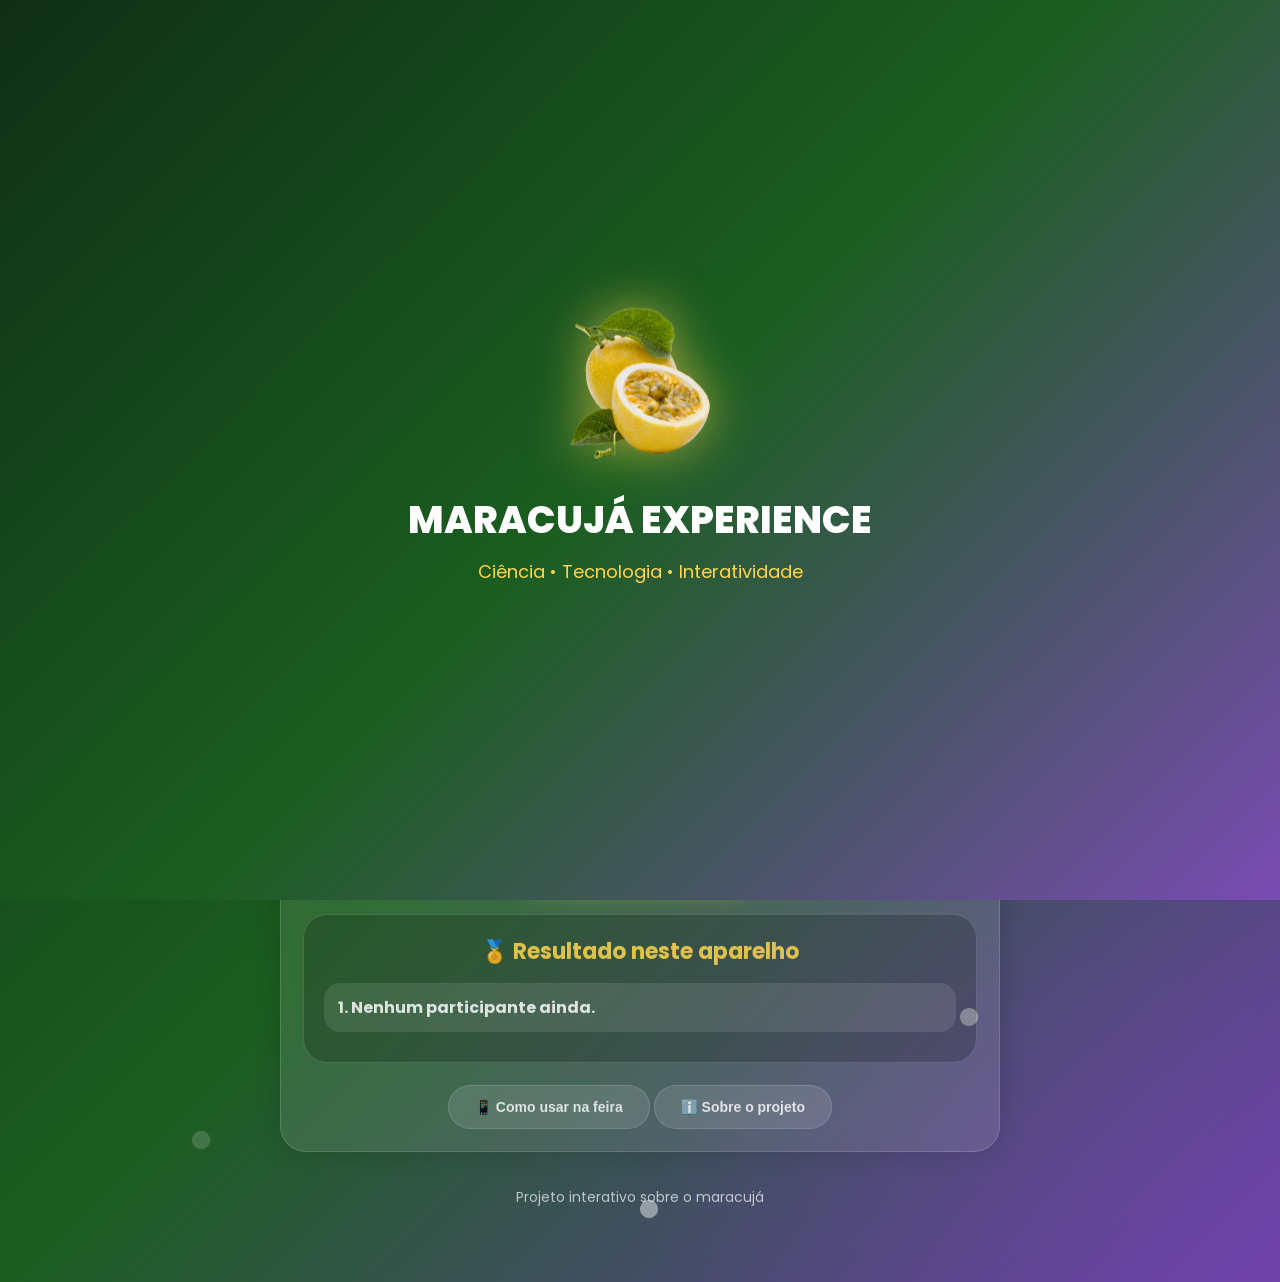
<file: index.html>
<!DOCTYPE html>
<html lang="pt-BR">
<head>
  <meta charset="UTF-8">
  <meta name="viewport" content="width=device-width, initial-scale=1.0">

  <meta http-equiv="refresh" content="0; url=v2/index.html">

  <title>Maracujá Experience</title>
</head>
<body>
  <p>Redirecionando para o Maracujá Experience...</p>
</body>
</html>
</file>
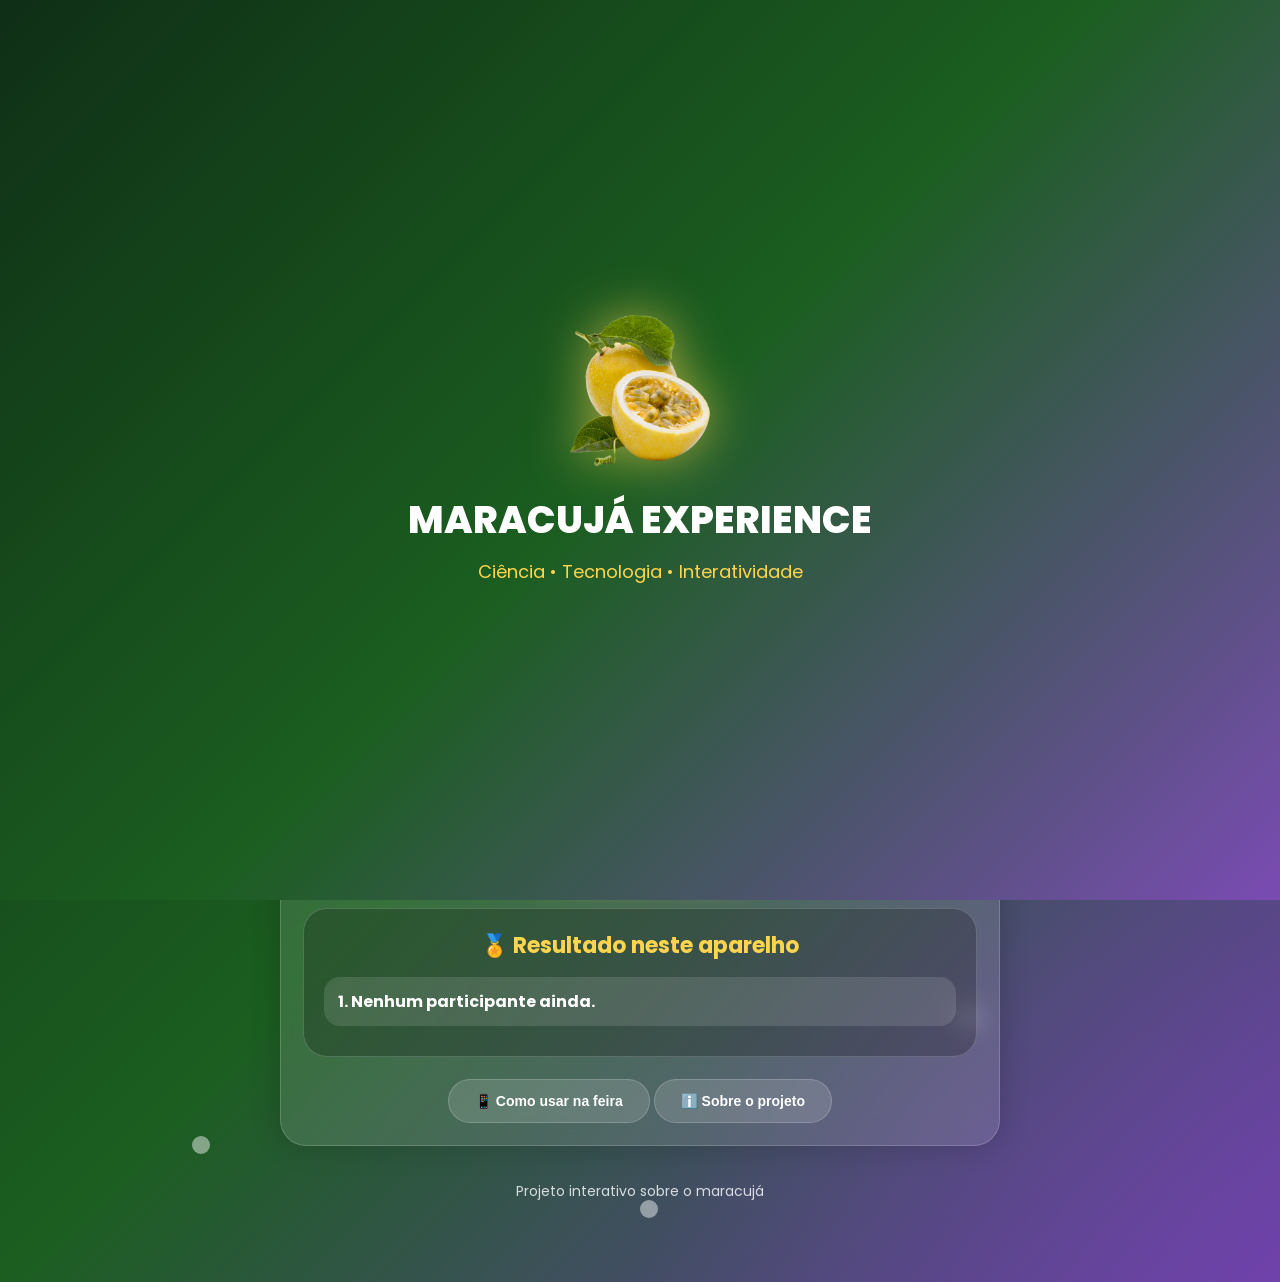
<file: v2/index.html>
<!DOCTYPE html>
<html lang="pt-BR">
<head>
  <meta charset="UTF-8">
  <meta name="viewport" content="width=device-width, initial-scale=1.0">
  <title>Maracujá Experience</title>

  <link rel="preconnect" href="https://fonts.googleapis.com">
  <link rel="preconnect" href="https://fonts.gstatic.com" crossorigin>
  <link href="https://fonts.googleapis.com/css2?family=Poppins:wght@300;400;500;600;700;800&display=swap" rel="stylesheet">

  <link rel="stylesheet" href="css/style.css">
</head>

<body>

  <div id="splash">
    <img src="assets/logo/images/maracuja.png" class="logoSplash" alt="Maracujá">
    <h1>Maracujá Experience</h1>
    <p>Ciência • Tecnologia • Interatividade</p>
  </div>

  <section class="inicio">
    <div class="particula p1"></div>
    <div class="particula p2"></div>
    <div class="particula p3"></div>

    <div class="conteudo">
      <img class="logo-principal" src="assets/logo/images/maracuja.png" alt="Maracujá">

      <p class="subtitulo">Feira de Ciências 2026</p>

      <h1>Maracujá Experience</h1>

      <h2>Ciência • Tecnologia • Interatividade</h2>

      <p class="descricao">
        Explore o maracujá de forma interativa com realidade aumentada,
        conteúdos educativos, quiz e certificado.
      </p>

        <div class="menu-principal">

  <button class="botao botao-ar" onclick="marcarEtapa('viuAR'); iniciarExperiencia()">
    🍈 Iniciar AR
  </button>

  <a href="pages/aprender.html" class="botao" onclick="marcarEtapa('aprendeu')">
    📚 Aprender
  </a>

  <a href="pages/quiz.html" class="botao">
    🧠 Quiz
  </a>

  <a href="pages/certificado.html" class="botao">
    🏆 Certificado
  </a>

</div>

      <div class="passaporte">
  <h3>🎟️ Passaporte da Experiência</h3>

  <div class="etapas-passaporte">
    <div class="selo" id="seloAprender">📚<span>Aprender</span></div>
    <div class="selo" id="seloAR">📷<span>AR</span></div>
    <div class="selo" id="seloQuiz">🧠<span>Quiz</span></div>
    <div class="selo" id="seloCertificado">🏆<span>Certificado</span></div>
  </div>

  <p id="textoProgresso">Comece sua jornada pelo maracujá.</p>
  <button id="botaoContinuar" class="botao-continuar" onclick="continuarExperiencia()">
  Continuar Experiência
</button>
<div id="conquistaFinal" class="conquista-final">
  <h3>🎉 Experiência completa!</h3>
  <p>
    Parabéns! Você concluiu todas as etapas do Maracujá Experience.
  </p>
  <span>🍈 Certificado liberado com sucesso!</span>
</div>
<div class="ranking-feira">
  <h3>🏅 Resultado neste aparelho</h3>

  <ol id="listaRanking">
    <li>Nenhum resultado ainda.</li>
  </ol>

 
</div>

<button class="botao-ajuda-feira" onclick="abrirModoFeira()">
  📱 Como usar na feira
</button>
<button class="botao-sobre-projeto" onclick="abrirSobreProjeto()">
  ℹ️ Sobre o projeto
</button>

</div> <p class="rodape-inicio">
        Projeto interativo sobre o maracujá
      </p>
    </div>
  </section>

<div id="modalFeira" class="modal-feira">
  <div class="modal-feira-card">

    <button class="fechar-modal" onclick="fecharModoFeira()">×</button>

    <h2>📱 Como usar na feira</h2>

    <div class="passos-feira">

      <div class="passo-feira">
        <span>1</span>
        <p>Escaneie o QR Code no seu celular.</p>
      </div>

      <div class="passo-feira">
        <span>2</span>
        <p>Toque em <strong>Continuar Experiência</strong>.</p>
      </div>

      <div class="passo-feira">
        <span>3</span>
        <p>Permita o uso da câmera quando o navegador pedir.</p>
      </div>

      <div class="passo-feira">
        <span>4</span>
        <p>Aponte a câmera para o marcador de realidade aumentada.</p>
      </div>

      <div class="passo-feira">
        <span>5</span>
        <p>Faça o quiz e gere seu certificado no final.</p>
      </div>

    </div>
<a href="pages/marcador.html" class="botao-marcador-modal">
  🖨️ Ver marcador AR
</a>
    <button class="botao-entendi" onclick="fecharModoFeira()">
      Entendi
    </button>

  </div>
</div>
<div id="modalSobreProjeto" class="modal-feira">
  <div class="modal-feira-card">

    <button class="fechar-modal" onclick="fecharSobreProjeto()">×</button>

    <h2>ℹ️ Sobre o Projeto</h2>

    <div class="sobre-projeto-texto">

      <p>
        O <strong>Maracujá Experience</strong> é um projeto interativo desenvolvido
        para a Feira de Ciências 2026.
      </p>

      <p>
        Ele apresenta informações sobre o maracujá usando tecnologia, realidade
        aumentada, quiz educativo, passaporte digital e certificado de participação.
      </p>

      <div class="topicos-projeto">
        <p>🍈 Tema: Maracujá</p>
        <p>📚 Área: Ciências e Tecnologia</p>
        <p>📷 Recurso: Realidade Aumentada</p>
        <p>🧠 Atividade: Quiz Interativo</p>
        <p>🏆 Finalização: Certificado Digital</p>
      </div>

      <p>
        O objetivo é tornar o aprendizado mais dinâmico, visual e participativo,
        aproximando os alunos do conteúdo científico por meio da tecnologia.
      </p>

    </div>

    <button class="botao-entendi" onclick="fecharSobreProjeto()">
      Entendi
    </button>

  </div>
</div>
  <audio id="audioBoasVindas" preload="auto">
    <source src="sounds/boas-vindas.mp3" type="audio/mpeg">
  </audio>

  <script src="js/app.js"></script>

</body>
</html>
</file>
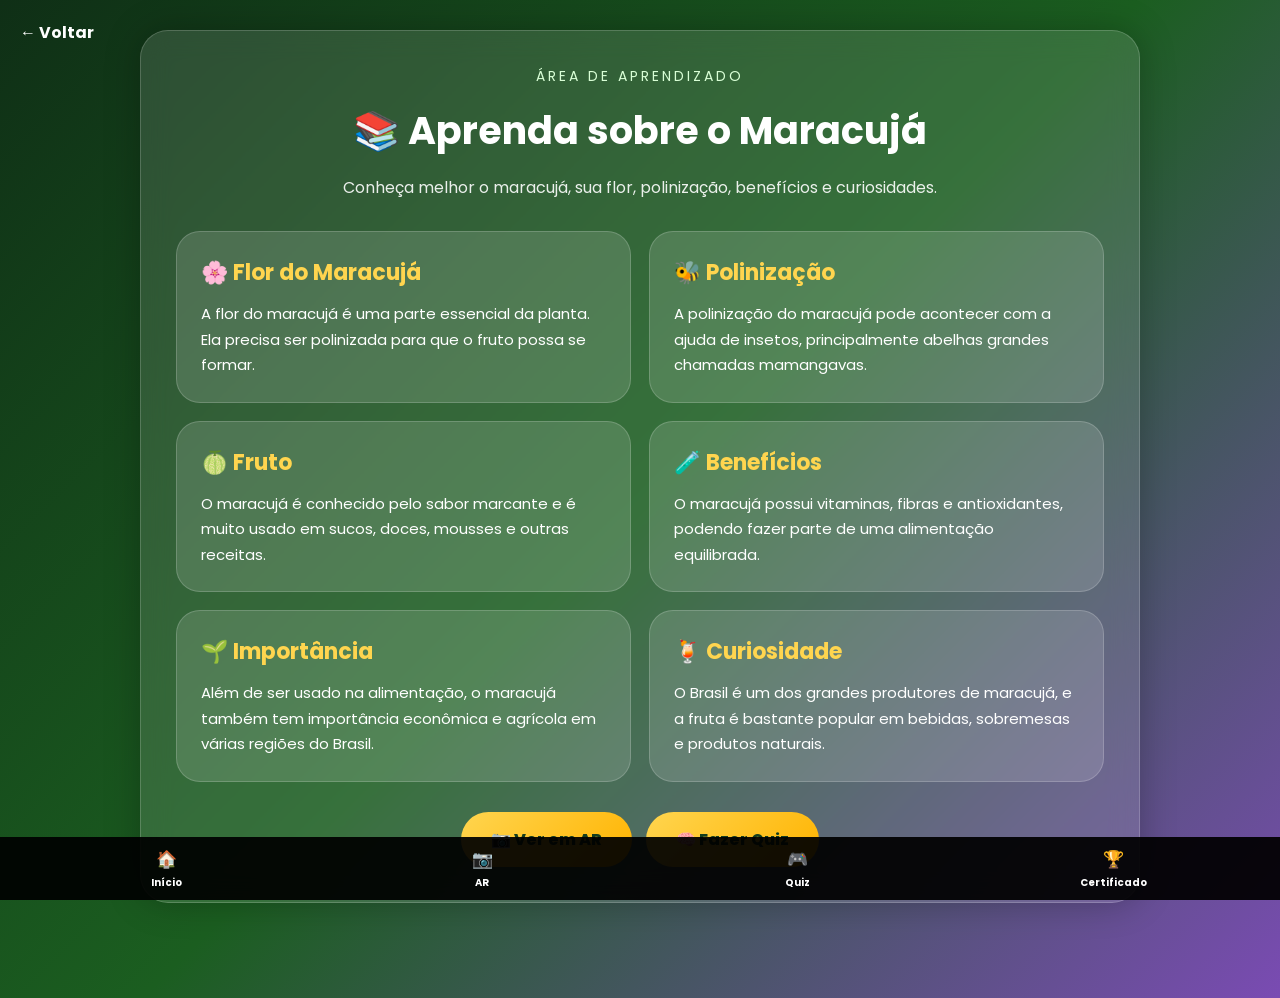
<file: v2/pages/aprender.html>
<!DOCTYPE html>
<html lang="pt-BR">
<head>
  <meta charset="UTF-8">
  <meta name="viewport" content="width=device-width, initial-scale=1.0">
  <title>Aprender - Maracujá Experience</title>

  <link rel="preconnect" href="https://fonts.googleapis.com">
  <link rel="preconnect" href="https://fonts.gstatic.com" crossorigin>
  <link href="https://fonts.googleapis.com/css2?family=Poppins:wght@300;400;500;600;700;800&display=swap" rel="stylesheet">

  <link rel="stylesheet" href="../css/quiz.css">
</head>

<body>

<section class="aprender-container">

  <a href="../index.html" class="voltar">← Voltar</a>

  <div class="aprender-box">

    <p class="etapa">Área de Aprendizado</p>

    <h1>📚 Aprenda sobre o Maracujá</h1>

    <p class="intro-aprender">
      Conheça melhor o maracujá, sua flor, polinização, benefícios e curiosidades.
    </p>

    <div class="cards-aprender">

      <div class="card-aprender">
        <h2>🌸 Flor do Maracujá</h2>
        <p>
          A flor do maracujá é uma parte essencial da planta. Ela precisa ser
          polinizada para que o fruto possa se formar.
        </p>
      </div>

      <div class="card-aprender">
        <h2>🐝 Polinização</h2>
        <p>
          A polinização do maracujá pode acontecer com a ajuda de insetos,
          principalmente abelhas grandes chamadas mamangavas.
        </p>
      </div>

      <div class="card-aprender">
        <h2>🍈 Fruto</h2>
        <p>
          O maracujá é conhecido pelo sabor marcante e é muito usado em sucos,
          doces, mousses e outras receitas.
        </p>
      </div>

      <div class="card-aprender">
        <h2>🧪 Benefícios</h2>
        <p>
          O maracujá possui vitaminas, fibras e antioxidantes, podendo fazer
          parte de uma alimentação equilibrada.
        </p>
      </div>

      <div class="card-aprender">
        <h2>🌱 Importância</h2>
        <p>
          Além de ser usado na alimentação, o maracujá também tem importância
          econômica e agrícola em várias regiões do Brasil.
        </p>
      </div>

      <div class="card-aprender">
        <h2>🍹 Curiosidade</h2>
        <p>
          O Brasil é um dos grandes produtores de maracujá, e a fruta é bastante
          popular em bebidas, sobremesas e produtos naturais.
        </p>
      </div>

    </div>

    <div class="botoes-aprender">
      <a href="camera.html">📷 Ver em AR</a>
      <a href="quiz.html">🧠 Fazer Quiz</a>
    </div>

  </div>

</section>

<nav class="bottom-nav">
  <a href="../index.html">🏠<span>Início</span></a>
  <a href="camera.html">📷<span>AR</span></a>
  <a href="quiz.html">🎮<span>Quiz</span></a>
  <a href="certificado.html">🏆<span>Certificado</span></a>
</nav>

<script>
  localStorage.setItem("aprendeu", "sim");
</script>
</body>
</html>
</file>
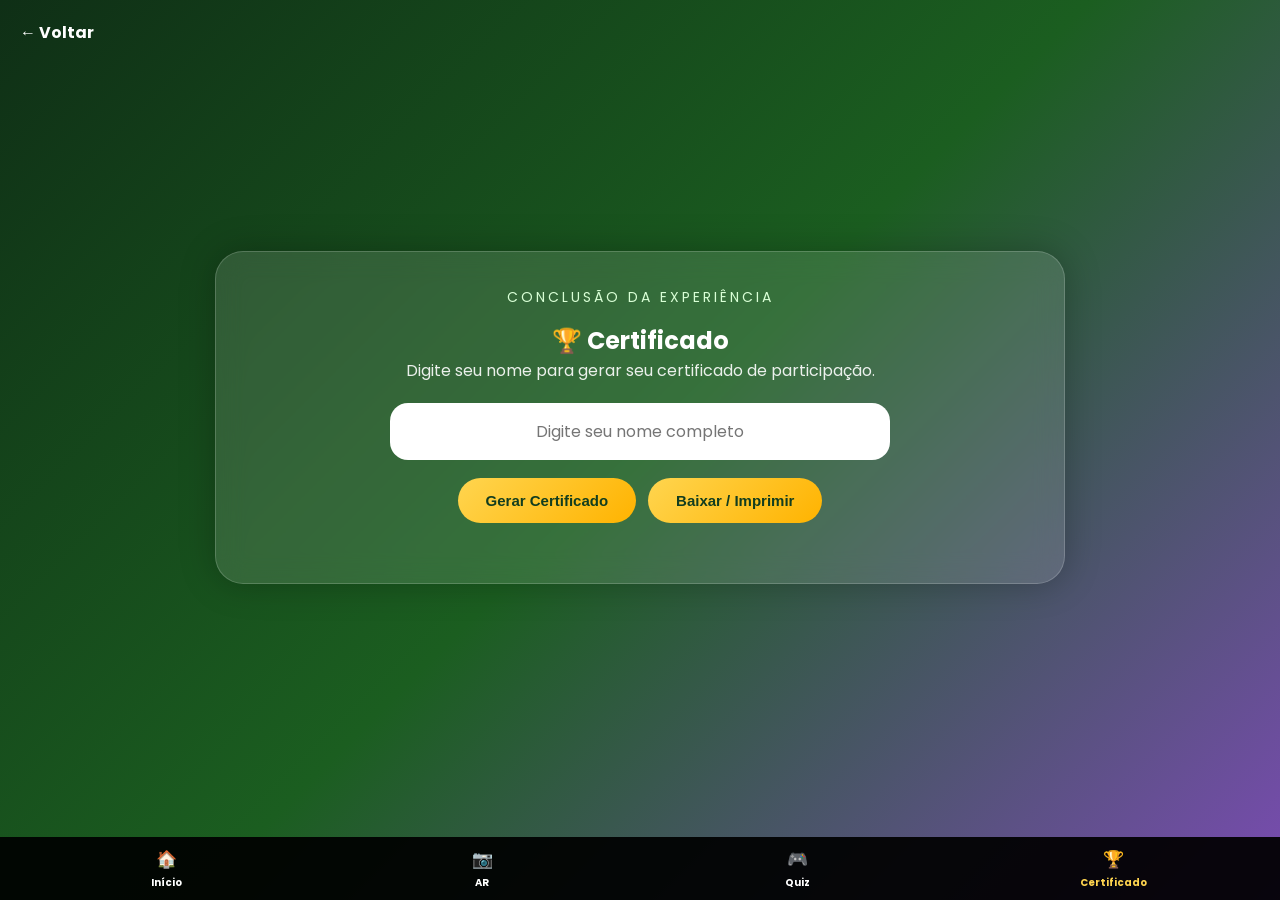
<file: v2/pages/certificado.html>
<!DOCTYPE html>
<html lang="pt-BR">
<head>
  <meta charset="UTF-8">
  <meta name="viewport" content="width=device-width, initial-scale=1.0">
  <title>Certificado Maracujá Experience</title>

  <link rel="preconnect" href="https://fonts.googleapis.com">
  <link rel="preconnect" href="https://fonts.gstatic.com" crossorigin>
  <link href="https://fonts.googleapis.com/css2?family=Poppins:wght@300;400;500;600;700;800&display=swap" rel="stylesheet">

  <link rel="stylesheet" href="../css/quiz.css">
</head>

<body>

<section class="certificado-container">

  <a href="../index.html" class="voltar">← Voltar</a>

  <div class="certificado-box">

    <p class="etapa">Conclusão da Experiência</p>

    <h1>🏆 Certificado</h1>

    <p class="texto-certificado">
      Digite seu nome para gerar seu certificado de participação.
    </p>

    <input type="text" id="nomeAluno" placeholder="Digite seu nome completo">

    <div class="botoes-certificado">
      <button onclick="gerarCertificado()">Gerar Certificado</button>
      <button onclick="baixarCertificado()">Baixar / Imprimir</button>
    </div>

    <div id="certificado" class="certificado-card">

      <p class="cert-topo">Maracujá Experience</p>

      <h2>Certificado de Participação</h2>

      <p class="cert-linha">
        Certificamos que
      </p>

      <h3 id="nomeCertificado">Nome do participante</h3>

      <p class="cert-linha">
        participou da experiência interativa sobre o maracujá,
        envolvendo ciência, tecnologia, realidade aumentada e quiz educativo.
      </p>

      <div class="cert-info">
        <p id="pontuacaoCertificado">Pontuação: 0 de 0</p>
        <p id="dataCertificado">Data: --/--/----</p>
      </div>

      <div class="assinatura">
        <span></span>
        <p>Feira de Ciências 2026</p>
      </div>

    </div>

  </div>

</section>

<nav class="bottom-nav">
  <a href="../index.html">🏠<span>Início</span></a>
  <a href="camera.html">📷<span>AR</span></a>
  <a href="quiz.html">🎮<span>Quiz</span></a>
  <a href="certificado.html" class="ativo">🏆<span>Certificado</span></a>
</nav>

<script>
function gerarCertificado(){
  const nome = document.getElementById("nomeAluno").value.trim();

  if(nome === ""){
    alert("Digite seu nome para gerar o certificado.");
    return;
  }

  const pontos = localStorage.getItem("pontuacaoQuiz") || 0;
  const total = localStorage.getItem("totalPerguntas") || 4;

  const hoje = new Date();
  const data = hoje.toLocaleDateString("pt-BR");

  document.getElementById("nomeCertificado").textContent = nome;
  document.getElementById("pontuacaoCertificado").textContent = `Pontuação: ${pontos} de ${total}`;
  document.getElementById("dataCertificado").textContent = `Data: ${data}`;

  document.getElementById("certificado").style.display = "block";
  localStorage.setItem("gerouCertificado", "sim");
  salvarNoRanking(nome, pontos, total);
}

function baixarCertificado(){
  const certificado = document.getElementById("certificado");

  if(certificado.style.display !== "block"){
    alert("Gere o certificado primeiro.");
    return;
  }

  window.print();
}
function salvarNoRanking(nome, pontos, total){
  const ranking = JSON.parse(localStorage.getItem("rankingMaracuja")) || [];

  ranking.push({
    nome: nome,
    pontos: Number(pontos),
    total: Number(total)
  });

  ranking.sort((a, b) => b.pontos - a.pontos);

  localStorage.setItem("rankingMaracuja", JSON.stringify(ranking));
}</script>

</body>
</html>
</file>
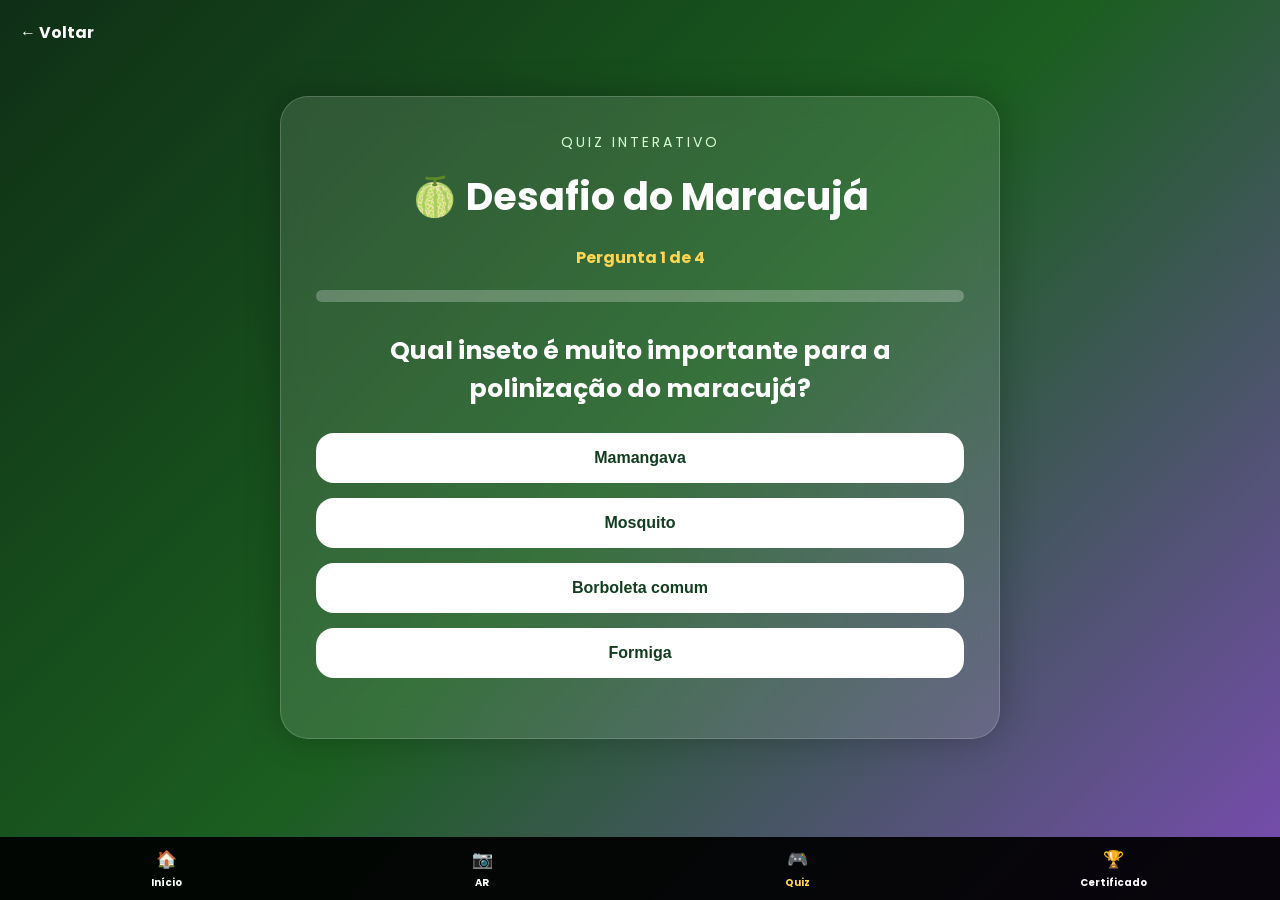
<file: v2/pages/quiz.html>
<!DOCTYPE html>
<html lang="pt-BR">
<head>
  <meta charset="UTF-8">
  <meta name="viewport" content="width=device-width, initial-scale=1.0">
  <title>Quiz Maracujá Experience</title>

  <link rel="preconnect" href="https://fonts.googleapis.com">
  <link rel="preconnect" href="https://fonts.gstatic.com" crossorigin>
  <link href="https://fonts.googleapis.com/css2?family=Poppins:wght@300;400;500;600;700;800&display=swap" rel="stylesheet">

  <link rel="stylesheet" href="../css/quiz.css">
</head>

<body>

<section class="quiz-container">

  <a href="../index.html" class="voltar">← Voltar</a>

  <div class="quiz-box">

    <p class="etapa">Quiz Interativo</p>

    <h1>🍈 Desafio do Maracujá</h1>

    <p id="contadorQuiz" class="contador-quiz">Pergunta 1 de 4</p>

    <div class="barra-progresso">
      <div id="progresso"></div>
    </div>

    <h2 id="pergunta">Pergunta aqui</h2>

    <div id="respostas"></div>

    <p id="resultado"></p>

    <button id="proxima">Próxima</button>

  </div>

</section>

<nav class="bottom-nav">
  <a href="../index.html">🏠<span>Início</span></a>
  <a href="camera.html">📷<span>AR</span></a>
  <a href="quiz.html" class="ativo">🎮<span>Quiz</span></a>
  <a href="certificado.html">🏆<span>Certificado</span></a>
</nav>

<script src="../js/quiz.js"></script>

</body>
</html>
</file>
<file: v2/css/style.css>
*{
  margin:0;
  padding:0;
  box-sizing:border-box;
}

body{
  font-family:'Poppins', Arial, sans-serif;
  background:#101810;
  color:white;
  overflow-x:hidden;
  overflow-y:auto;
}
.inicio{
  min-height:100vh;
  position:relative;
  display:flex;
  justify-content:center;
  align-items:center;
  text-align:center;
  padding:30px 30px 80px;
  background:
    radial-gradient(circle at top left, rgba(255,213,79,.25), transparent 30%),
    radial-gradient(circle at bottom right, rgba(122,75,179,.35), transparent 35%),
    linear-gradient(135deg,#0f2f16,#1b5e20,#6a3da8);
}

.conteudo{
  max-width:850px;
  position:relative;
  z-index:2;
  animation:entrada 1.2s ease;
}

.logo-principal{
  width:155px;
  height:auto;
  margin:0 auto 25px;
  display:block;
  animation:flutuar 3s ease-in-out infinite;
  filter:drop-shadow(0 0 25px rgba(255,213,79,.5));
}

.subtitulo{
  color:#d9ffd6;
  font-size:16px;
  letter-spacing:3px;
  text-transform:uppercase;
  margin-bottom:15px;
}

h1{
  font-size:64px;
  text-transform:uppercase;
  margin-bottom:15px;
  font-weight:800;
}

h2{
  font-size:24px;
  color:#ffd54f;
  margin-bottom:25px;
}

.descricao{
  font-size:19px;
  line-height:1.7;
  max-width:700px;
  margin:0 auto 35px;
}

.menu-principal{
  display:flex;
  justify-content:center;
  flex-wrap:wrap;
  gap:14px;
}

.botao{
  border:none;
  cursor:pointer;
  display:inline-block;
  background:linear-gradient(135deg,#ffd54f,#ffb300);
  color:#123d1f;
  padding:17px 34px;
  border-radius:50px;
  text-decoration:none;
  font-weight:800;
  font-size:16px;
  box-shadow:0 0 30px rgba(255,213,79,.45);
  transition:.3s;
}

.botao:hover{
  transform:translateY(-6px) scale(1.04);
  box-shadow:0 0 45px rgba(255,213,79,.8);
}

.rodape-inicio{
  margin-top:35px;
  font-size:14px;
  opacity:.8;
}

.particula{
  position:absolute;
  width:18px;
  height:18px;
  background:rgba(255,255,255,.45);
  border-radius:50%;
  animation:subir 6s infinite ease-in-out;
}

.p1{ left:15%; bottom:10%; }
.p2{ left:75%; bottom:20%; animation-delay:1.5s; }
.p3{ left:50%; bottom:5%; animation-delay:3s; }

#splash{
  position:fixed;
  inset:0;
  background:linear-gradient(135deg,#0f2f16,#1b5e20,#7a4bb3);
  z-index:99999;
  display:flex;
  flex-direction:column;
  justify-content:center;
  align-items:center;
  text-align:center;
  color:white;
  transition:opacity .8s;
}

.logoSplash{
  width:140px;
  margin-bottom:25px;
  animation:flutuar 3s ease-in-out infinite;
  filter:drop-shadow(0 0 25px rgba(255,213,79,.6));
}

#splash h1{
  font-size:38px;
  text-transform:uppercase;
  margin-bottom:10px;
}

#splash p{
  color:#ffd54f;
  font-size:18px;
}

@keyframes entrada{
  from{ opacity:0; transform:translateY(40px); }
  to{ opacity:1; transform:translateY(0); }
}

@keyframes flutuar{
  0%,100%{ transform:translateY(0); }
  50%{ transform:translateY(-18px); }
}

@keyframes subir{
  0%{ transform:translateY(0) scale(1); opacity:.3; }
  50%{ opacity:.8; }
  100%{ transform:translateY(-200px) scale(1.6); opacity:0; }
}

@media(max-width:700px){
  h1{ font-size:40px; }
  h2{ font-size:18px; }
  .descricao{ font-size:15px; }
  .logo-principal{ width:125px; }

  .menu-principal{
    flex-direction:column;
    align-items:center;
  }

  .botao{
    width:100%;
    max-width:320px;
  }
}/* PASSAPORTE DIGITAL */

.passaporte{
  margin:32px auto 0;
  max-width:720px;
  background:rgba(255,255,255,.12);
  border:1px solid rgba(255,255,255,.18);
  backdrop-filter:blur(12px);
  padding:22px;
  border-radius:26px;
  box-shadow:0 0 30px rgba(0,0,0,.18);
}

.passaporte h3{
  color:#ffd54f;
  margin-bottom:18px;
  font-size:22px;
}

.etapas-passaporte{
  display:grid;
  grid-template-columns:repeat(4,1fr);
  gap:12px;
}

.selo{
  background:rgba(0,0,0,.25);
  border:1px solid rgba(255,255,255,.18);
  border-radius:20px;
  padding:14px 8px;
  font-size:26px;
  opacity:.45;
  transition:.3s;
}

.selo span{
  display:block;
  font-size:11px;
  font-weight:800;
  margin-top:6px;
}

.selo.concluido{
  opacity:1;
  background:linear-gradient(135deg,#ffd54f,#ffb300);
  color:#123d1f;
  transform:scale(1.04);
  box-shadow:0 0 25px rgba(255,213,79,.5);
}

#textoProgresso{
  margin-top:16px;
  font-size:14px;
  color:rgba(255,255,255,.9);
}

@media(max-width:700px){
  .etapas-passaporte{
    grid-template-columns:repeat(2,1fr);
  }

  .passaporte{
    padding:18px;
  }
}.botao-continuar{
  margin-top:18px;
  border:none;
  cursor:pointer;
  background:linear-gradient(135deg,#ffd54f,#ffb300);
  color:#123d1f;
  padding:13px 28px;
  border-radius:30px;
  font-weight:800;
  font-size:14px;
  box-shadow:0 0 24px rgba(255,213,79,.45);
  transition:.3s;
}

.botao-continuar:hover{
  transform:translateY(-4px) scale(1.03);
  box-shadow:0 0 35px rgba(255,213,79,.75);
}/* CONQUISTA FINAL */

.conquista-final{
  display:none;
  margin-top:22px;
  background:linear-gradient(135deg, rgba(255,213,79,.95), rgba(255,179,0,.95));
  color:#123d1f;
  padding:20px;
  border-radius:24px;
  box-shadow:0 0 35px rgba(255,213,79,.65);
  animation:entradaConquista .6s ease;
}

.conquista-final.ativo{
  display:block;
}

.conquista-final h3{
  font-size:24px;
  margin-bottom:8px;
}

.conquista-final p{
  font-size:15px;
  line-height:1.6;
  margin-bottom:10px;
}

.conquista-final span{
  font-weight:800;
}

@keyframes entradaConquista{
  from{
    opacity:0;
    transform:scale(.9) translateY(20px);
  }

  to{
    opacity:1;
    transform:scale(1) translateY(0);
  }
}/* RANKING DA FEIRA */

.ranking-feira{
  margin-top:22px;
  background:rgba(0,0,0,.22);
  border:1px solid rgba(255,255,255,.18);
  border-radius:24px;
  padding:20px;
  text-align:left;
}

.ranking-feira h3{
  color:#ffd54f;
  text-align:center;
  margin-bottom:15px;
  font-size:22px;
}

#listaRanking{
  list-style-position:inside;
}

#listaRanking li{
  background:rgba(255,255,255,.12);
  margin-bottom:10px;
  padding:12px 14px;
  border-radius:16px;
  font-weight:700;
}/* MODO FEIRA */

.botao-ajuda-feira{
  margin-top:22px;
  border:none;
  cursor:pointer;
  background:rgba(255,255,255,.14);
  color:white;
  padding:13px 26px;
  border-radius:30px;
  font-weight:800;
  font-size:14px;
  border:1px solid rgba(255,255,255,.18);
  transition:.3s;
}

.botao-ajuda-feira:hover{
  background:linear-gradient(135deg,#ffd54f,#ffb300);
  color:#123d1f;
  transform:translateY(-4px);
}

.modal-feira{
  position:fixed;
  inset:0;
  background:rgba(0,0,0,.72);
  backdrop-filter:blur(8px);
  display:none;
  justify-content:center;
  align-items:center;
  padding:24px;
  z-index:100000;
}

.modal-feira.ativo{
  display:flex;
}

.modal-feira-card{
  width:100%;
  max-width:520px;
  background:linear-gradient(135deg,#123d1f,#1b5e20,#5a2f91);
  color:white;
  border-radius:28px;
  padding:28px;
  position:relative;
  box-shadow:0 0 45px rgba(255,213,79,.35);
  border:1px solid rgba(255,255,255,.18);
  animation:entradaModal .35s ease;
}

.fechar-modal{
  position:absolute;
  top:14px;
  right:16px;
  width:36px;
  height:36px;
  border:none;
  border-radius:50%;
  cursor:pointer;
  background:rgba(255,255,255,.16);
  color:white;
  font-size:24px;
  font-weight:800;
}

.modal-feira-card h2{
  color:#ffd54f;
  margin-bottom:20px;
  font-size:26px;
}

.passos-feira{
  display:grid;
  gap:12px;
}

.passo-feira{
  display:flex;
  align-items:center;
  gap:12px;
  background:rgba(255,255,255,.12);
  padding:14px;
  border-radius:18px;
  text-align:left;
}

.passo-feira span{
  min-width:34px;
  height:34px;
  display:flex;
  justify-content:center;
  align-items:center;
  background:linear-gradient(135deg,#ffd54f,#ffb300);
  color:#123d1f;
  border-radius:50%;
  font-weight:900;
}

.passo-feira p{
  font-size:14px;
  line-height:1.5;
}

.botao-entendi{
  margin-top:20px;
  width:100%;
  border:none;
  cursor:pointer;
  background:linear-gradient(135deg,#ffd54f,#ffb300);
  color:#123d1f;
  padding:14px 25px;
  border-radius:30px;
  font-weight:900;
  font-size:15px;
}

@keyframes entradaModal{
  from{
    opacity:0;
    transform:scale(.9) translateY(20px);
  }

  to{
    opacity:1;
    transform:scale(1) translateY(0);
  }
}.botao-marcador-modal{
  display:block;
  width:100%;
  margin-top:18px;
  text-align:center;
  text-decoration:none;
  background:rgba(255,255,255,.15);
  color:white;
  padding:14px 25px;
  border-radius:30px;
  font-weight:900;
  font-size:15px;
  border:1px solid rgba(255,255,255,.18);
  transition:.3s;
}

.botao-marcador-modal:hover{
  background:linear-gradient(135deg,#ffd54f,#ffb300);
  color:#123d1f;
}/* SOBRE O PROJETO */

.botao-sobre-projeto{
  margin-top:12px;
  border:none;
  cursor:pointer;
  background:rgba(255,255,255,.14);
  color:white;
  padding:13px 26px;
  border-radius:30px;
  font-weight:800;
  font-size:14px;
  border:1px solid rgba(255,255,255,.18);
  transition:.3s;
}

.botao-sobre-projeto:hover{
  background:linear-gradient(135deg,#ffd54f,#ffb300);
  color:#123d1f;
  transform:translateY(-4px);
}

.sobre-projeto-texto{
  text-align:left;
}

.sobre-projeto-texto p{
  line-height:1.7;
  margin-bottom:14px;
  font-size:15px;
}

.sobre-projeto-texto strong{
  color:#ffd54f;
}

.topicos-projeto{
  background:rgba(255,255,255,.12);
  border:1px solid rgba(255,255,255,.16);
  border-radius:20px;
  padding:16px;
  margin:18px 0;
}

.topicos-projeto p{
  margin-bottom:8px;
  font-weight:700;
}

.topicos-projeto p:last-child{
  margin-bottom:0;
}/* BOTÃO MODO APRESENTAÇÃO */

.botao-apresentacao{
  display:inline-block;
  margin-top:12px;
  text-decoration:none;
  background:rgba(255,255,255,.14);
  color:white;
  padding:13px 26px;
  border-radius:30px;
  font-weight:800;
  font-size:14px;
  border:1px solid rgba(255,255,255,.18);
  transition:.3s;
}

.botao-apresentacao:hover{
  background:linear-gradient(135deg,#ffd54f,#ffb300);
  color:#123d1f;
  transform:translateY(-4px);
}
</file>
<file: v2/css/quiz.css>
*{
  margin:0;
  padding:0;
  box-sizing:border-box;
}

body{
  font-family:'Poppins', Arial, sans-serif;
  background:linear-gradient(135deg,#0f2f16,#1b5e20,#7a4bb3);
  color:white;
  min-height:100vh;
}

.quiz-container{
  min-height:100vh;
  display:flex;
  justify-content:center;
  align-items:center;
  padding:30px;
  padding-bottom:95px;
}

.voltar{
  position:fixed;
  top:20px;
  left:20px;
  color:white;
  text-decoration:none;
  font-weight:bold;
  z-index:10;
}

.quiz-box{
  width:100%;
  max-width:720px;
  background:rgba(255,255,255,.12);
  backdrop-filter:blur(14px);
  padding:35px;
  border-radius:28px;
  text-align:center;
  box-shadow:0 0 35px rgba(0,0,0,.25);
  border:1px solid rgba(255,255,255,.18);
}

.etapa{
  color:#d9ffd6;
  text-transform:uppercase;
  letter-spacing:3px;
  margin-bottom:15px;
  font-size:14px;
}

.quiz-box h1{
  font-size:38px;
  margin-bottom:20px;
}

.barra-progresso{
  width:100%;
  height:12px;
  background:rgba(255,255,255,.25);
  border-radius:20px;
  overflow:hidden;
  margin:20px 0 30px;
}

#progresso{
  width:0%;
  height:100%;
  background:#ffd54f;
  border-radius:20px;
  transition:.4s;
}

#pergunta{
  font-size:25px;
  margin-bottom:25px;
}

#respostas{
  display:grid;
  gap:15px;
  margin-bottom:25px;
}

.resposta{
  border:none;
  padding:16px;
  border-radius:18px;
  font-weight:800;
  cursor:pointer;
  font-size:16px;
  background:white;
  color:#123d1f;
  transition:.25s;
}

.resposta:hover{
  transform:scale(1.03);
}

.correta{
  background:#4CAF50 !important;
  color:white;
}

.errada{
  background:#e53935 !important;
  color:white;
}

#resultado{
  margin:18px 0;
  font-weight:bold;
  font-size:18px;
}

#proxima{
  border:none;
  background:linear-gradient(135deg,#ffd54f,#ffb300);
  color:#123d1f;
  padding:14px 30px;
  border-radius:30px;
  font-weight:800;
  cursor:pointer;
  display:none;
}

.bottom-nav{
  position:fixed;
  left:0;
  bottom:0;
  width:100%;
  background:rgba(0,0,0,.93);
  display:grid;
  grid-template-columns:repeat(4,1fr);
  padding:9px;
  z-index:9999;
}

.bottom-nav a{
  color:white;
  text-decoration:none;
  text-align:center;
  font-weight:bold;
  font-size:17px;
}

.bottom-nav span{
  display:block;
  font-size:10px;
  margin-top:3px;
}

.bottom-nav a.ativo{
  color:#ffd54f;
}

@media(max-width:700px){
  .quiz-box{
    padding:25px;
  }

  .quiz-box h1{
    font-size:30px;
  }

  #pergunta{
    font-size:21px;
  }
}.contador-quiz{
  color:#ffd54f;
  font-weight:700;
  margin-bottom:10px;
}

#resultado strong{
  color:#ffd54f;
}/* CERTIFICADO */

.certificado-container{
  min-height:100vh;
  display:flex;
  justify-content:center;
  align-items:center;
  padding:30px;
  padding-bottom:95px;
}

.certificado-box{
  width:100%;
  max-width:850px;
  background:rgba(255,255,255,.12);
  backdrop-filter:blur(14px);
  padding:35px;
  border-radius:28px;
  text-align:center;
  box-shadow:0 0 35px rgba(0,0,0,.25);
  border:1px solid rgba(255,255,255,.18);
}

.texto-certificado{
  margin-bottom:20px;
  color:rgba(255,255,255,.9);
}

#nomeAluno{
  width:100%;
  max-width:500px;
  padding:16px;
  border:none;
  border-radius:18px;
  margin-bottom:18px;
  font-size:16px;
  text-align:center;
  font-family:'Poppins', Arial, sans-serif;
}

.botoes-certificado{
  display:flex;
  justify-content:center;
  flex-wrap:wrap;
  gap:12px;
  margin-bottom:25px;
}

.botoes-certificado button{
  border:none;
  cursor:pointer;
  background:linear-gradient(135deg,#ffd54f,#ffb300);
  color:#123d1f;
  padding:14px 28px;
  border-radius:30px;
  font-weight:800;
  font-size:15px;
}

.certificado-card{
  display:none;
  background:white;
  color:#123d1f;
  padding:45px 35px;
  border-radius:24px;
  border:8px solid #ffd54f;
  box-shadow:0 0 30px rgba(0,0,0,.25);
  margin-top:20px;
}

.cert-topo{
  text-transform:uppercase;
  letter-spacing:3px;
  font-weight:800;
  color:#1b5e20;
  margin-bottom:15px;
}

.certificado-card h2{
  font-size:34px;
  margin-bottom:25px;
  color:#7a4bb3;
}

.cert-linha{
  font-size:16px;
  line-height:1.7;
  margin:15px auto;
  max-width:650px;
}

#nomeCertificado{
  font-size:32px;
  color:#1b5e20;
  margin:18px 0;
  text-transform:uppercase;
}

.cert-info{
  margin-top:25px;
  display:flex;
  justify-content:center;
  gap:25px;
  flex-wrap:wrap;
  font-weight:700;
}

.assinatura{
  margin-top:45px;
}

.assinatura span{
  display:block;
  width:240px;
  height:2px;
  background:#123d1f;
  margin:0 auto 8px;
}

.assinatura p{
  font-weight:700;
}

@media(max-width:700px){
  .certificado-box{
    padding:24px;
  }

  .certificado-card{
    padding:32px 20px;
  }

  .certificado-card h2{
    font-size:26px;
  }

  #nomeCertificado{
    font-size:24px;
  }
}

@media print{
  body{
    background:white;
  }

  .voltar,
  .bottom-nav,
  .texto-certificado,
  #nomeAluno,
  .botoes-certificado,
  .etapa,
  .certificado-box > h1{
    display:none !important;
  }

  .certificado-container{
    padding:0;
    min-height:auto;
  }

  .certificado-box{
    box-shadow:none;
    border:none;
    background:white;
    padding:0;
  }

  .certificado-card{
    display:block !important;
    box-shadow:none;
    margin:0;
    border-radius:0;
  }
}/* APRENDER */

.aprender-container{
  min-height:100vh;
  display:flex;
  justify-content:center;
  align-items:center;
  padding:30px;
  padding-bottom:95px;
}

.aprender-box{
  width:100%;
  max-width:1000px;
  background:rgba(255,255,255,.12);
  backdrop-filter:blur(14px);
  padding:35px;
  border-radius:28px;
  text-align:center;
  box-shadow:0 0 35px rgba(0,0,0,.25);
  border:1px solid rgba(255,255,255,.18);
}

.aprender-box h1{
  font-size:38px;
  margin-bottom:15px;
}

.intro-aprender{
  max-width:720px;
  margin:0 auto 30px;
  line-height:1.7;
  color:rgba(255,255,255,.9);
}

.cards-aprender{
  display:grid;
  grid-template-columns:repeat(2,1fr);
  gap:18px;
  margin-top:25px;
}

.card-aprender{
  background:rgba(255,255,255,.14);
  border:1px solid rgba(255,255,255,.18);
  padding:24px;
  border-radius:24px;
  text-align:left;
  transition:.3s;
}

.card-aprender:hover{
  transform:translateY(-6px);
  box-shadow:0 0 30px rgba(255,213,79,.25);
}

.card-aprender h2{
  color:#ffd54f;
  margin-bottom:12px;
  font-size:22px;
}

.card-aprender p{
  line-height:1.7;
  font-size:15px;
}

.botoes-aprender{
  display:flex;
  justify-content:center;
  flex-wrap:wrap;
  gap:14px;
  margin-top:30px;
}

.botoes-aprender a{
  text-decoration:none;
  background:linear-gradient(135deg,#ffd54f,#ffb300);
  color:#123d1f;
  padding:15px 30px;
  border-radius:30px;
  font-weight:800;
}

@media(max-width:700px){
  .aprender-box{
    padding:24px;
  }

  .aprender-box h1{
    font-size:30px;
  }

  .cards-aprender{
    grid-template-columns:1fr;
  }

  .card-aprender{
    text-align:center;
  }
}/* MARCADOR AR */

.marcador-container{
  min-height:100vh;
  display:flex;
  justify-content:center;
  align-items:center;
  padding:30px;
  padding-bottom:95px;
}

.marcador-box{
  width:100%;
  max-width:800px;
  background:rgba(255,255,255,.12);
  backdrop-filter:blur(14px);
  padding:35px;
  border-radius:28px;
  text-align:center;
  box-shadow:0 0 35px rgba(0,0,0,.25);
  border:1px solid rgba(255,255,255,.18);
}

.marcador-box h1{
  font-size:38px;
  margin-bottom:15px;
}

.intro-marcador{
  max-width:650px;
  margin:0 auto 25px;
  line-height:1.7;
  color:rgba(255,255,255,.9);
}

.marcador-card{
  background:white;
  padding:20px;
  border-radius:22px;
  max-width:430px;
  margin:0 auto 25px;
  box-shadow:0 0 35px rgba(255,213,79,.35);
}

.marcador-card img{
  width:100%;
  display:block;
  border-radius:10px;
}

.botoes-marcador{
  display:flex;
  justify-content:center;
  flex-wrap:wrap;
  gap:14px;
}

.botoes-marcador button,
.botoes-marcador a{
  border:none;
  cursor:pointer;
  background:linear-gradient(135deg,#ffd54f,#ffb300);
  color:#123d1f;
  padding:14px 28px;
  border-radius:30px;
  font-weight:800;
  font-size:15px;
  text-decoration:none;
}

@media(max-width:700px){
  .marcador-box{
    padding:24px;
  }

  .marcador-box h1{
    font-size:30px;
  }

  .marcador-card{
    padding:14px;
  }
}

@media print{
  .voltar,
  .bottom-nav,
  .intro-marcador,
  .botoes-marcador,
  .etapa,
  .marcador-box h1{
    display:none !important;
  }

  body{
    background:white;
  }

  .marcador-container{
    padding:0;
    min-height:100vh;
  }

  .marcador-box{
    background:white;
    box-shadow:none;
    border:none;
    padding:0;
  }

  .marcador-card{
    box-shadow:none;
    max-width:600px;
    margin:60px auto;
  }
}/* MODO APRESENTAÇÃO */

.apresentacao-container{
  min-height:100vh;
  display:flex;
  justify-content:center;
  align-items:center;
  padding:30px;
  padding-bottom:95px;
}

.apresentacao-box{
  width:100%;
  max-width:1050px;
  background:rgba(255,255,255,.12);
  backdrop-filter:blur(14px);
  padding:35px;
  border-radius:28px;
  text-align:center;
  box-shadow:0 0 35px rgba(0,0,0,.25);
  border:1px solid rgba(255,255,255,.18);
}

.apresentacao-box h1{
  font-size:38px;
  margin-bottom:15px;
}

.intro-apresentacao{
  max-width:760px;
  margin:0 auto 30px;
  color:rgba(255,255,255,.9);
  line-height:1.7;
}

.roteiro-apresentacao{
  display:grid;
  grid-template-columns:repeat(2,1fr);
  gap:18px;
  margin-top:25px;
}

.slide-roteiro{
  background:rgba(255,255,255,.14);
  border:1px solid rgba(255,255,255,.18);
  padding:24px;
  border-radius:24px;
  text-align:left;
  transition:.3s;
}

.slide-roteiro:hover{
  transform:translateY(-6px);
  box-shadow:0 0 30px rgba(255,213,79,.25);
}

.slide-roteiro span{
  width:38px;
  height:38px;
  display:flex;
  justify-content:center;
  align-items:center;
  background:linear-gradient(135deg,#ffd54f,#ffb300);
  color:#123d1f;
  border-radius:50%;
  font-weight:900;
  margin-bottom:14px;
}

.slide-roteiro h2{
  color:#ffd54f;
  margin-bottom:10px;
  font-size:22px;
}

.slide-roteiro p{
  line-height:1.7;
  font-size:15px;
}

.fala-final{
  margin-top:30px;
  background:linear-gradient(135deg, rgba(255,213,79,.95), rgba(255,179,0,.95));
  color:#123d1f;
  padding:25px;
  border-radius:24px;
  text-align:left;
  box-shadow:0 0 35px rgba(255,213,79,.45);
}

.fala-final h2{
  margin-bottom:12px;
}

.fala-final p{
  line-height:1.8;
  font-weight:600;
}

@media(max-width:700px){
  .apresentacao-box{
    padding:24px;
  }

  .apresentacao-box h1{
    font-size:30px;
  }

  .roteiro-apresentacao{
    grid-template-columns:1fr;
  }

  .slide-roteiro{
    text-align:center;
  }

  .slide-roteiro span{
    margin:0 auto 14px;
  }
}
</file>
